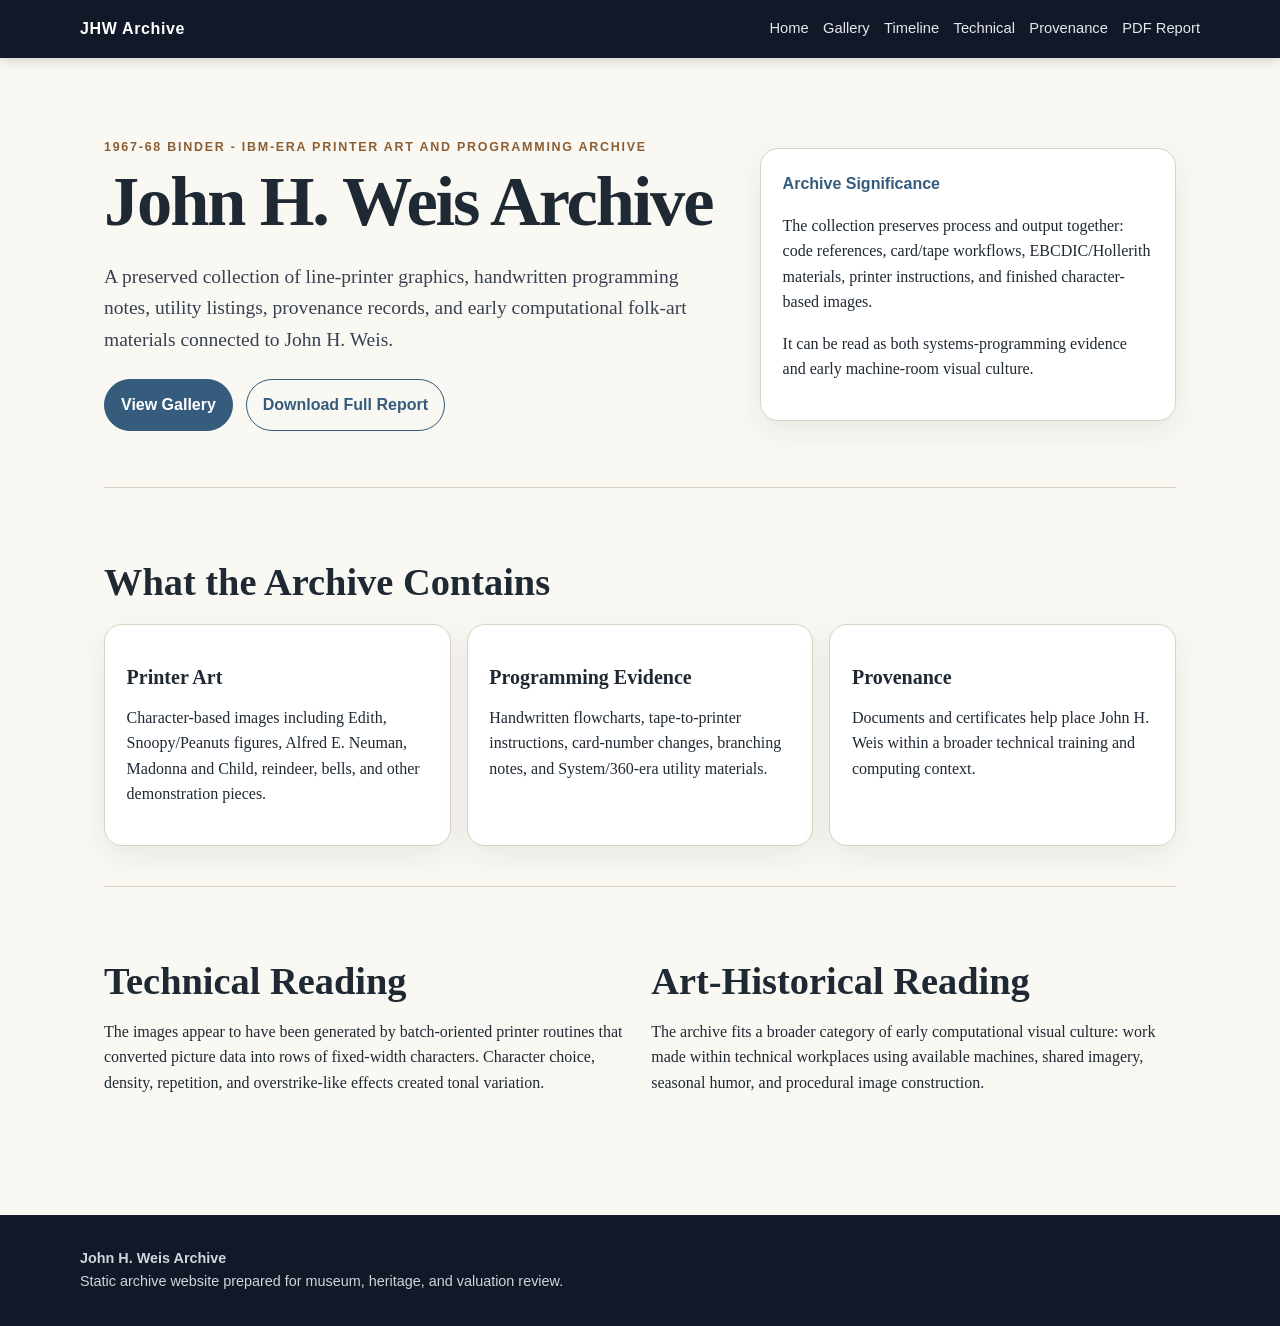
<file: index.html>
<!doctype html>
<html lang="en">
<head>
  <meta charset="utf-8">
  <meta name="viewport" content="width=device-width, initial-scale=1">
  <title>Home | John H. Weis Archive</title>
  <meta name="description" content="The John H. Weis Archive documents IBM System/360-era printer art, programming notes, provenance materials, and early computational folk-art practices.">
  <link rel="stylesheet" href="style.css">
</head>
<body>
<header class="site-header">
  <div class="nav-wrap">
    <a class="brand" href="index.html">JHW Archive</a>
    <nav aria-label="Main navigation">
      <a href="index.html">Home</a>
      <a href="gallery.html">Gallery</a>
      <a href="timeline.html">Timeline</a>
      <a href="technical.html">Technical</a>
      <a href="provenance.html">Provenance</a>
      <a href="John_H_Weis_Final_Museum_Technical_Art_Report.pdf">PDF Report</a>
    </nav>
  </div>
</header>

<section class="hero">
  <div>
    <div class="kicker">1967-68 Binder - IBM-era printer art and programming archive</div>
    <h1>John H. Weis Archive</h1>
    <p class="lead">A preserved collection of line-printer graphics, handwritten programming notes, utility listings, provenance records, and early computational folk-art materials connected to John H. Weis.</p>
    <div class="btn-row">
      <a class="btn" href="gallery.html">View Gallery</a>
      <a class="btn secondary" href="John_H_Weis_Final_Museum_Technical_Art_Report.pdf">Download Full Report</a>
    </div>
  </div>
  <aside class="hero-card">
    <strong>Archive Significance</strong>
    <p>The collection preserves process and output together: code references, card/tape workflows, EBCDIC/Hollerith materials, printer instructions, and finished character-based images.</p>
    <p>It can be read as both systems-programming evidence and early machine-room visual culture.</p>
  </aside>
</section>

<main>
  <section class="section">
    <h2>What the Archive Contains</h2>
    <div class="grid">
      <div class="card"><h3>Printer Art</h3><p>Character-based images including Edith, Snoopy/Peanuts figures, Alfred E. Neuman, Madonna and Child, reindeer, bells, and other demonstration pieces.</p></div>
      <div class="card"><h3>Programming Evidence</h3><p>Handwritten flowcharts, tape-to-printer instructions, card-number changes, branching notes, and System/360-era utility materials.</p></div>
      <div class="card"><h3>Provenance</h3><p>Documents and certificates help place John H. Weis within a broader technical training and computing context.</p></div>
    </div>
  </section>

  <section class="section two-col">
    <div>
      <h2>Technical Reading</h2>
      <p>The images appear to have been generated by batch-oriented printer routines that converted picture data into rows of fixed-width characters. Character choice, density, repetition, and overstrike-like effects created tonal variation.</p>
    </div>
    <div>
      <h2>Art-Historical Reading</h2>
      <p>The archive fits a broader category of early computational visual culture: work made within technical workplaces using available machines, shared imagery, seasonal humor, and procedural image construction.</p>
    </div>
  </section>
</main>

<footer>
  <div class="inner">
    <strong>John H. Weis Archive</strong><br>
    Static archive website prepared for museum, heritage, and valuation review.
  </div>
</footer>
</body>
</html>
</file>
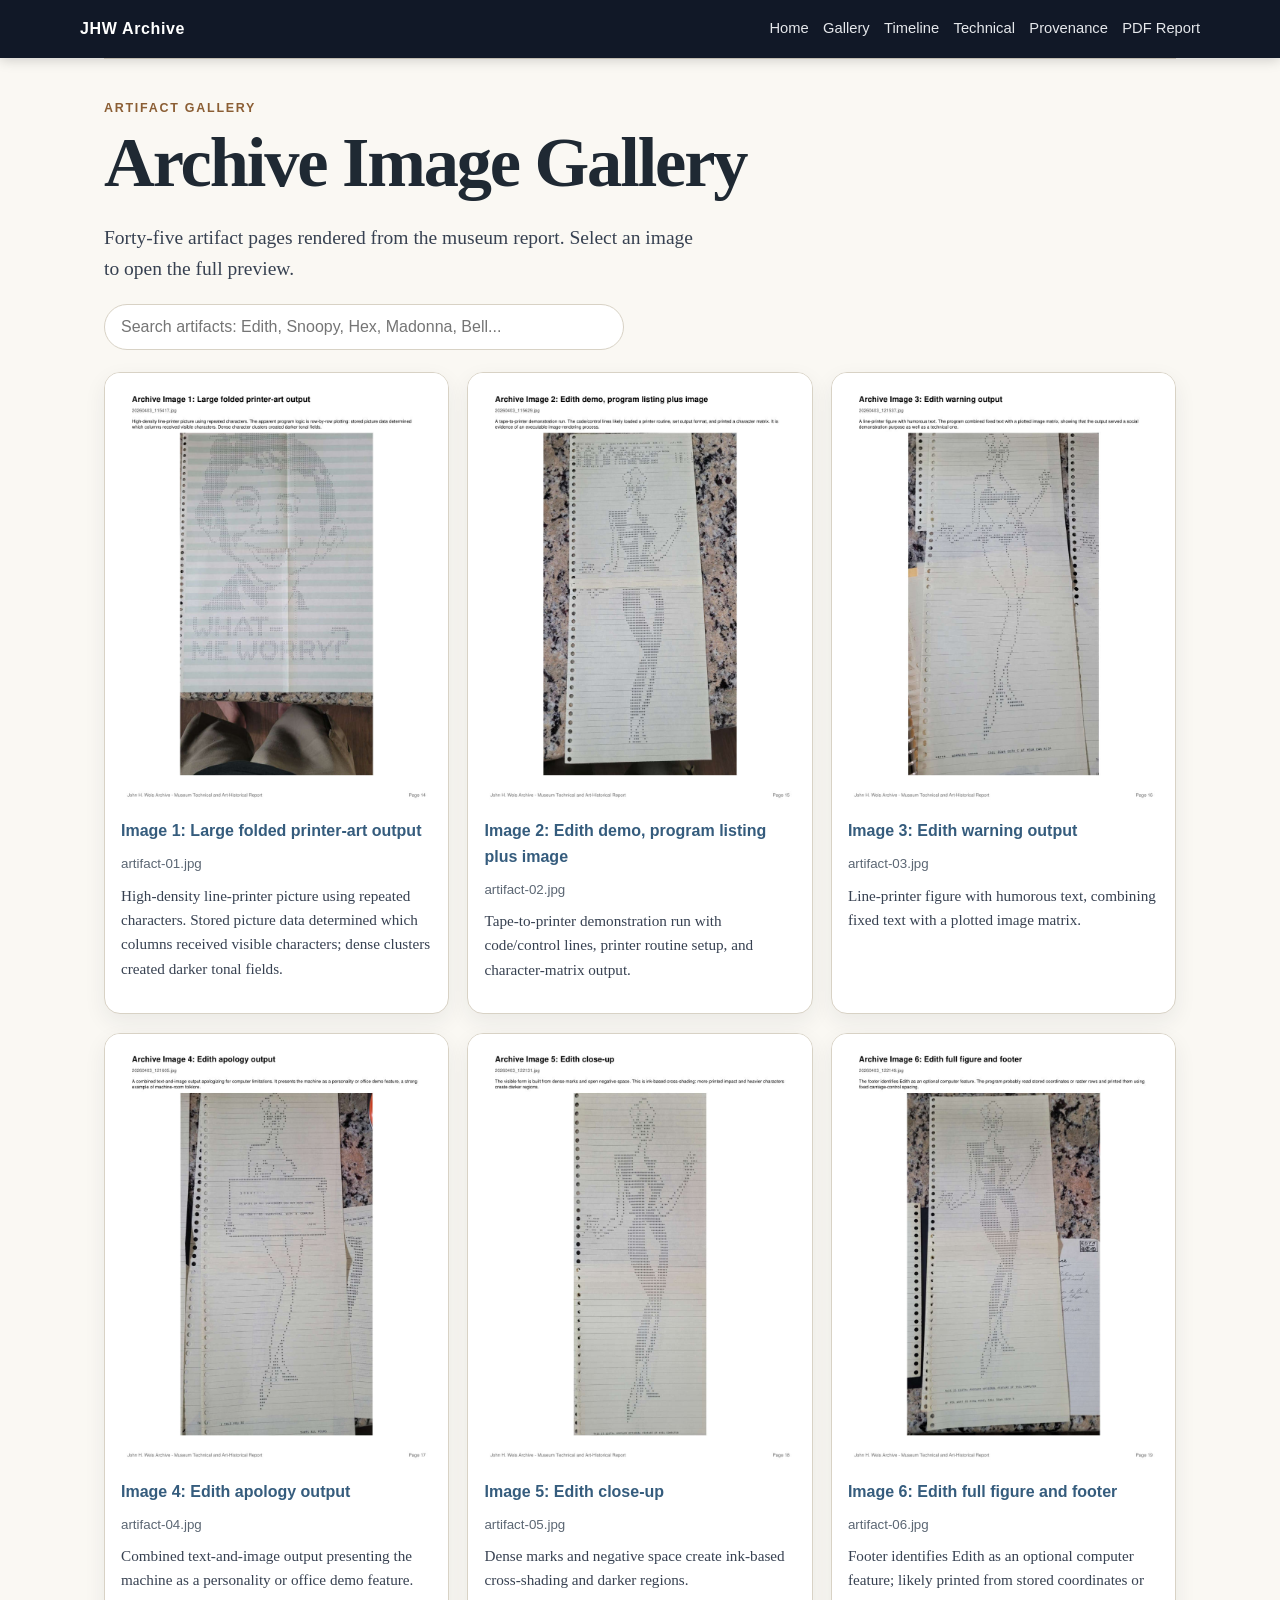
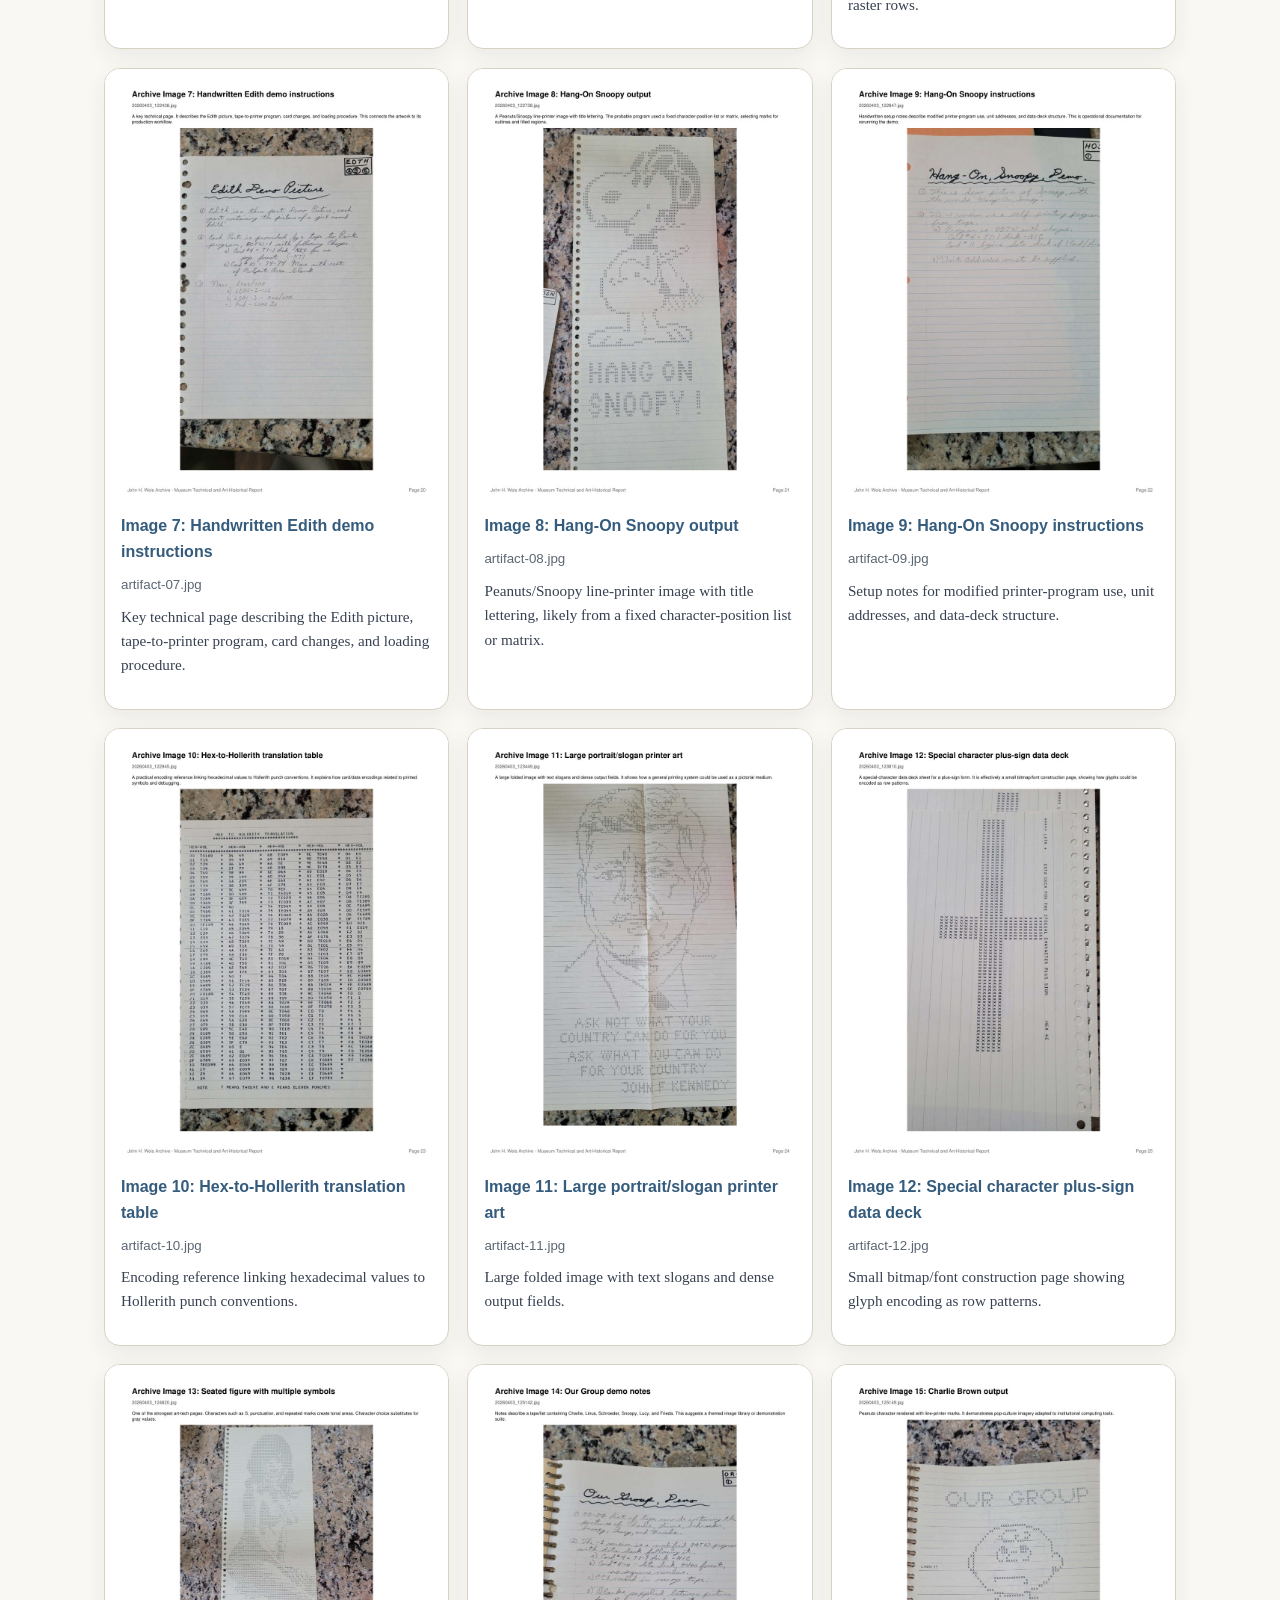
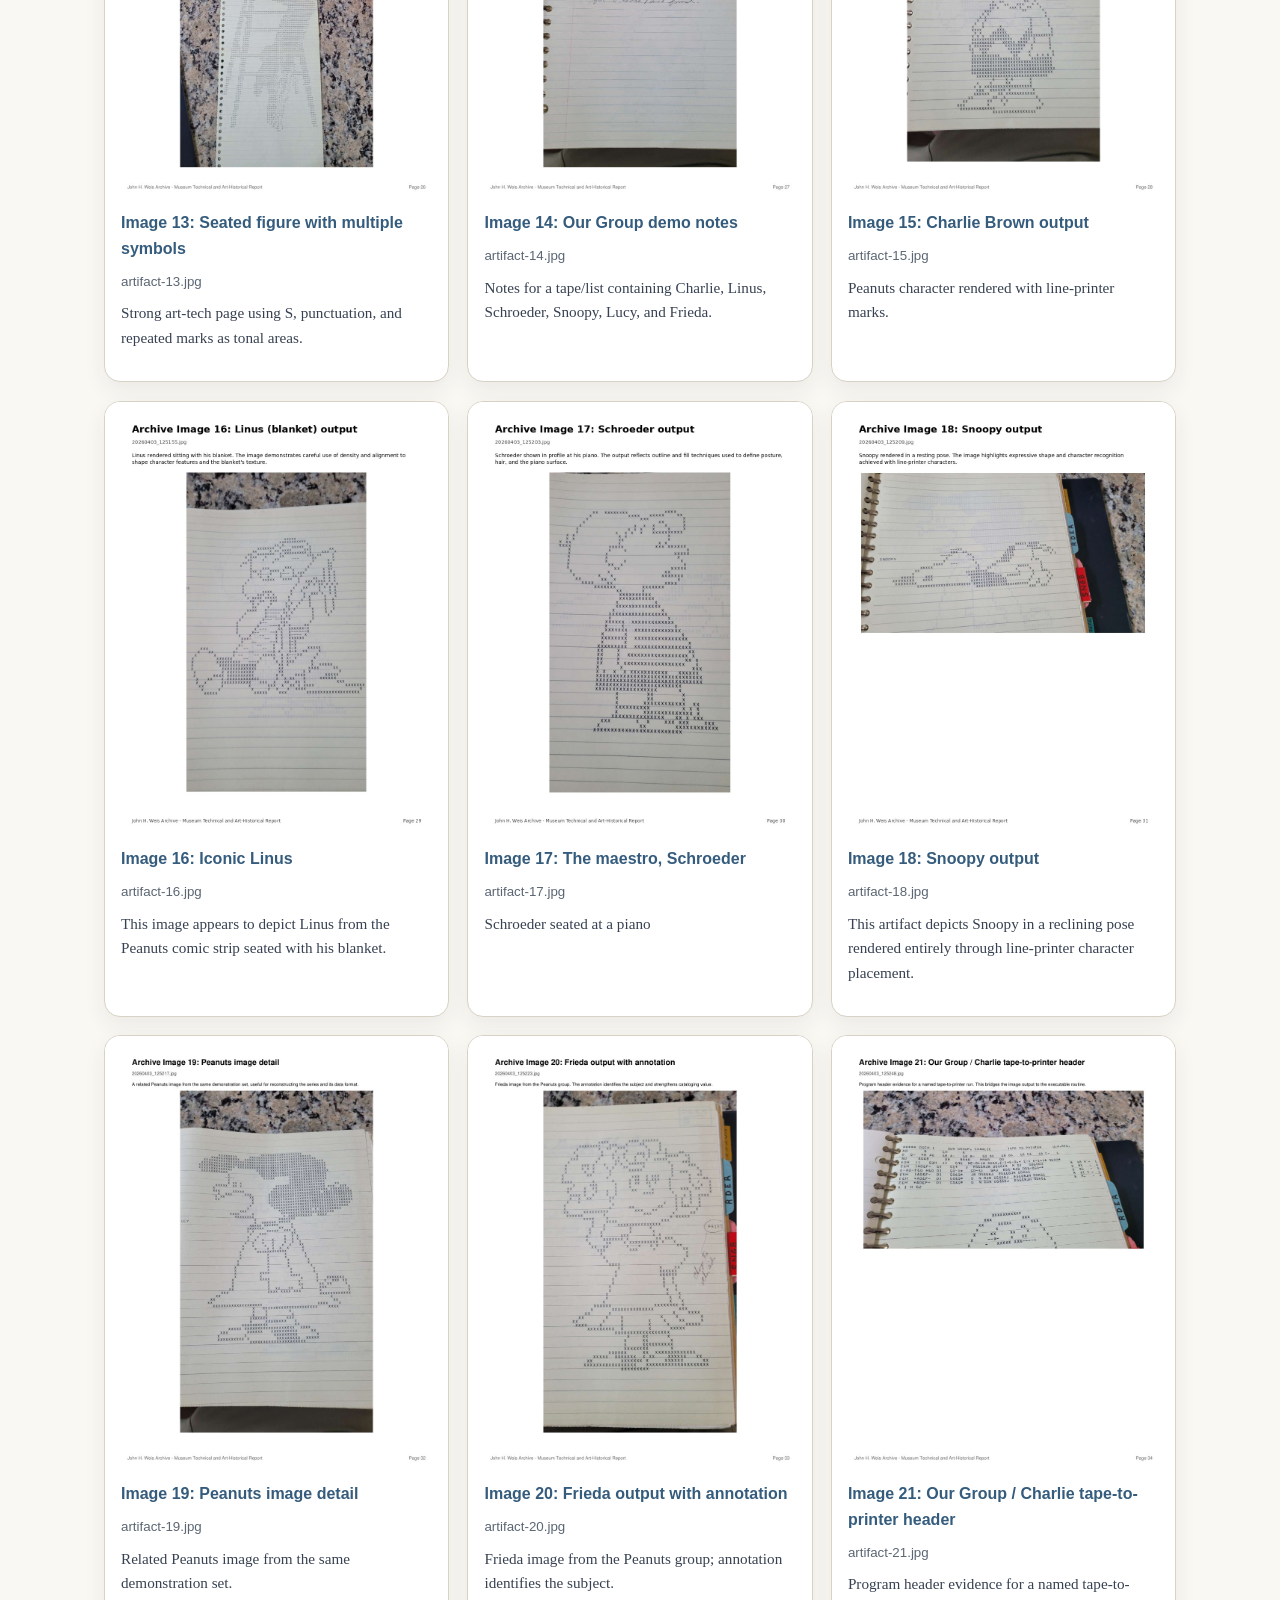
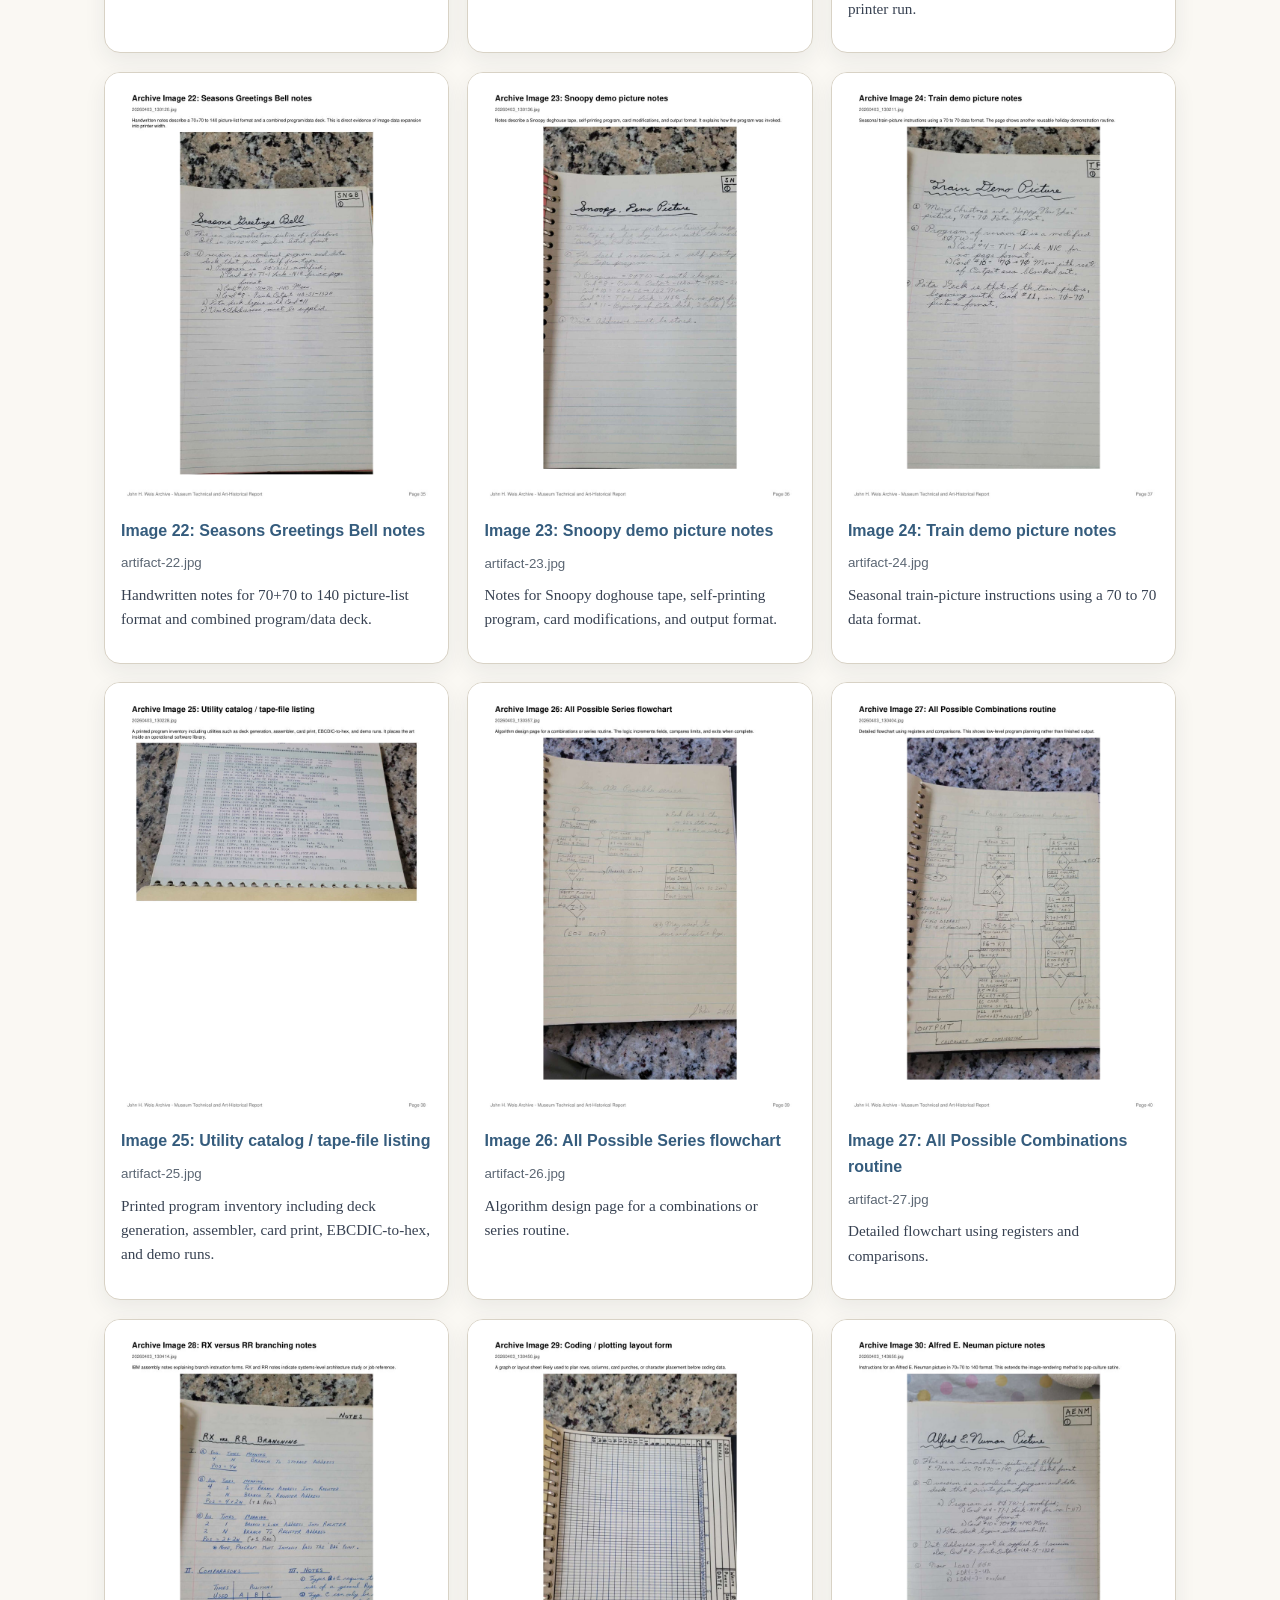
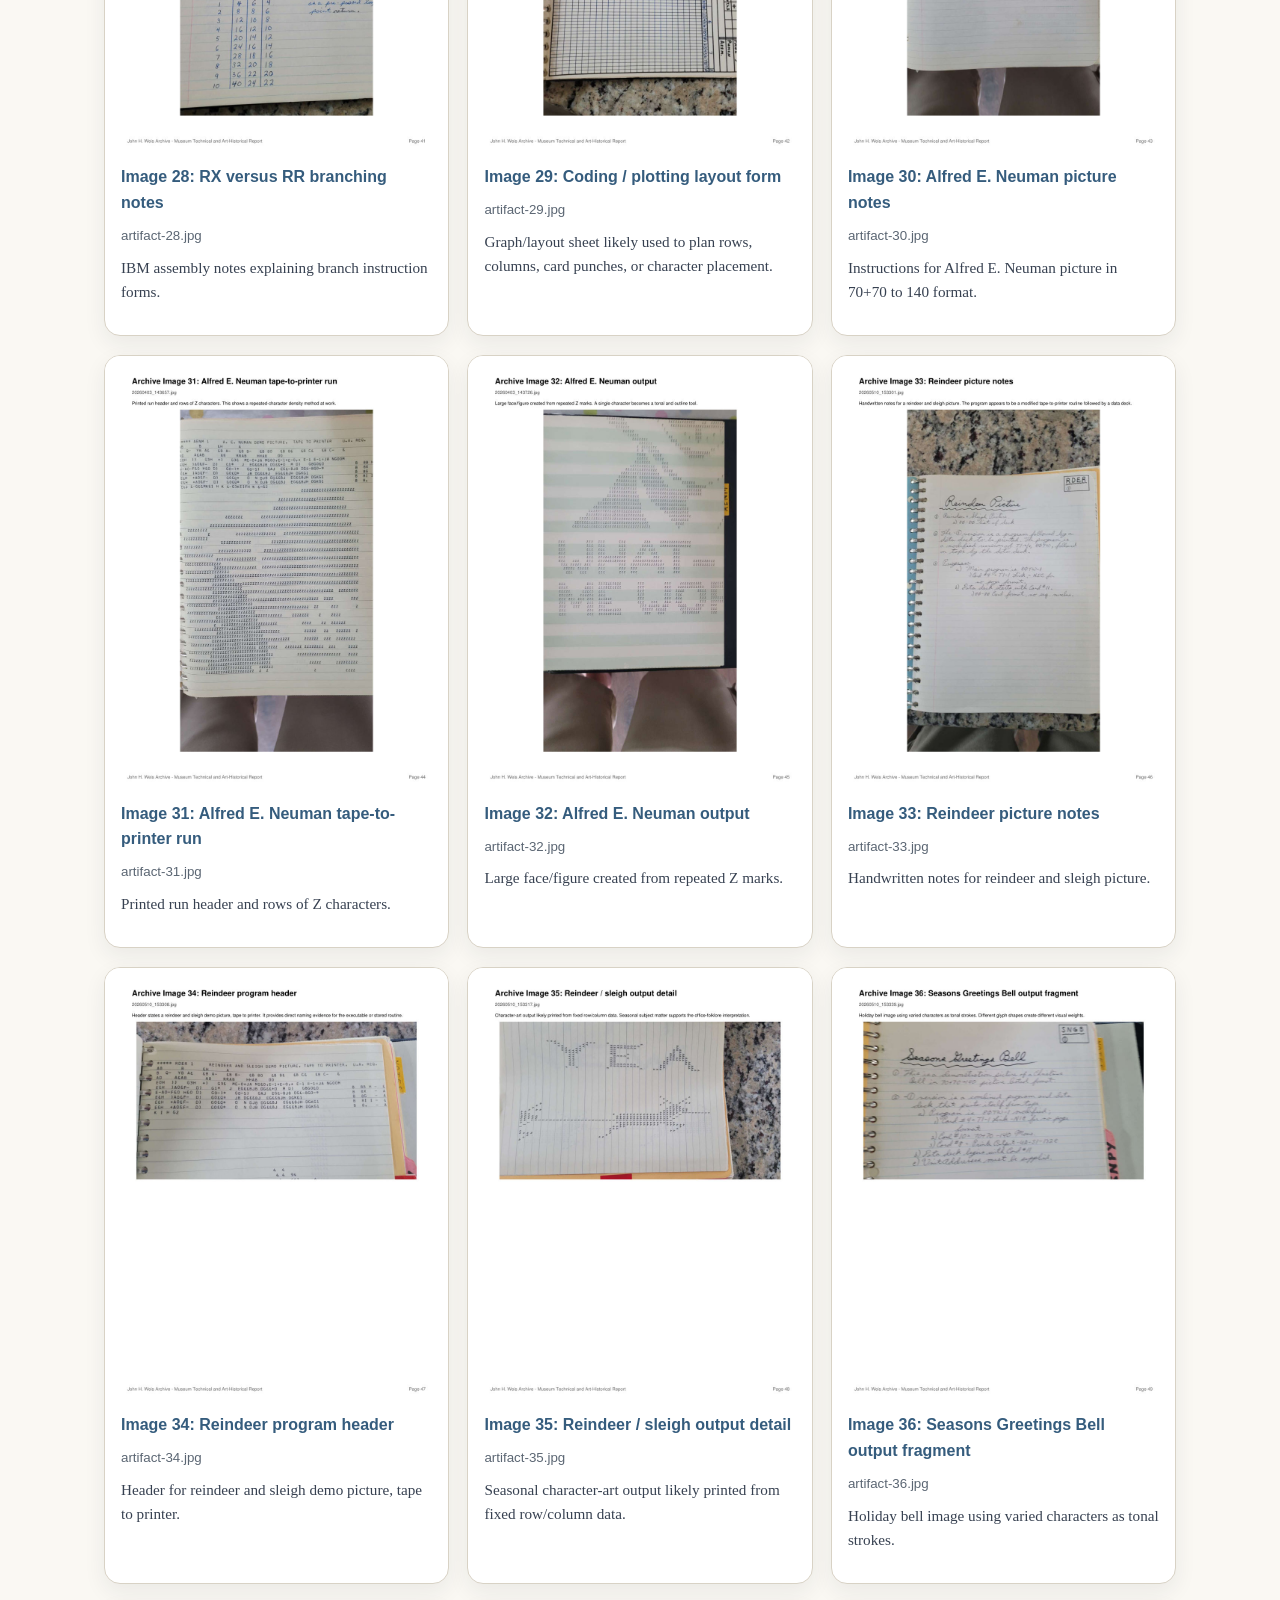
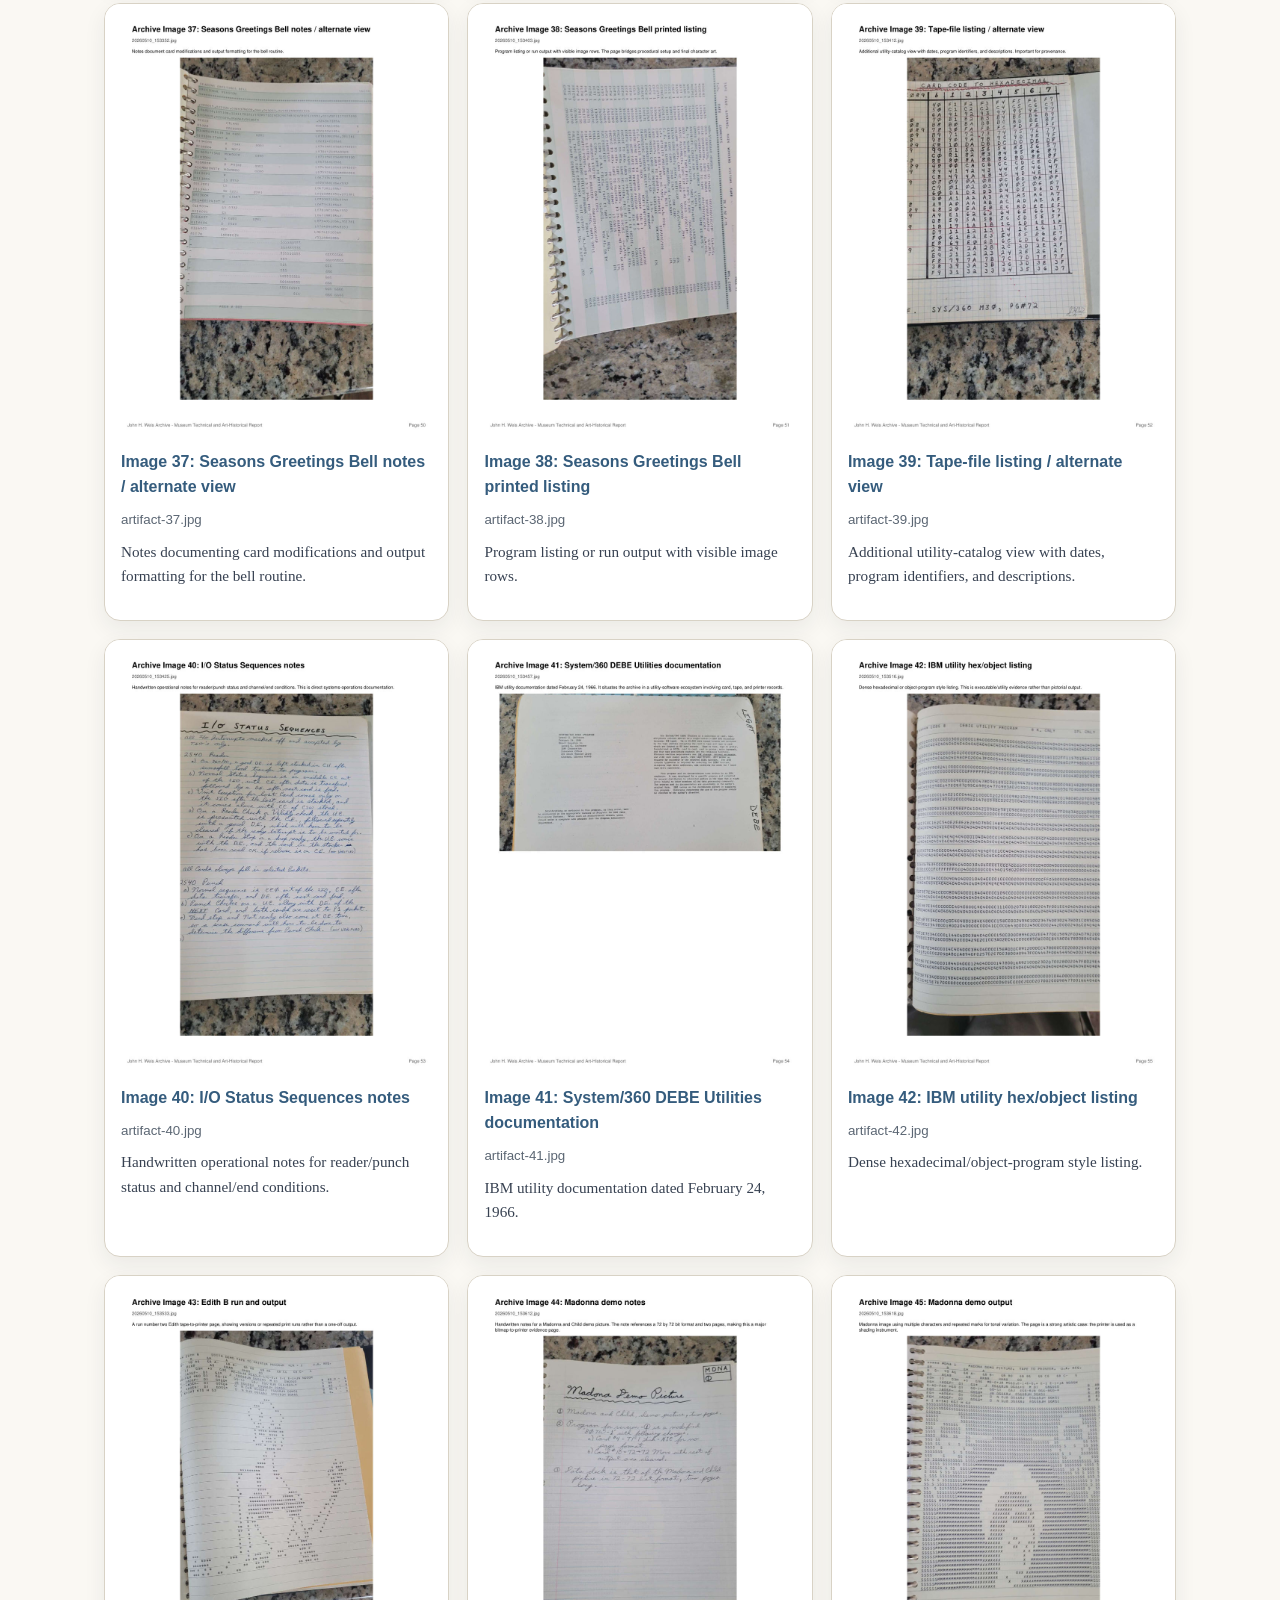
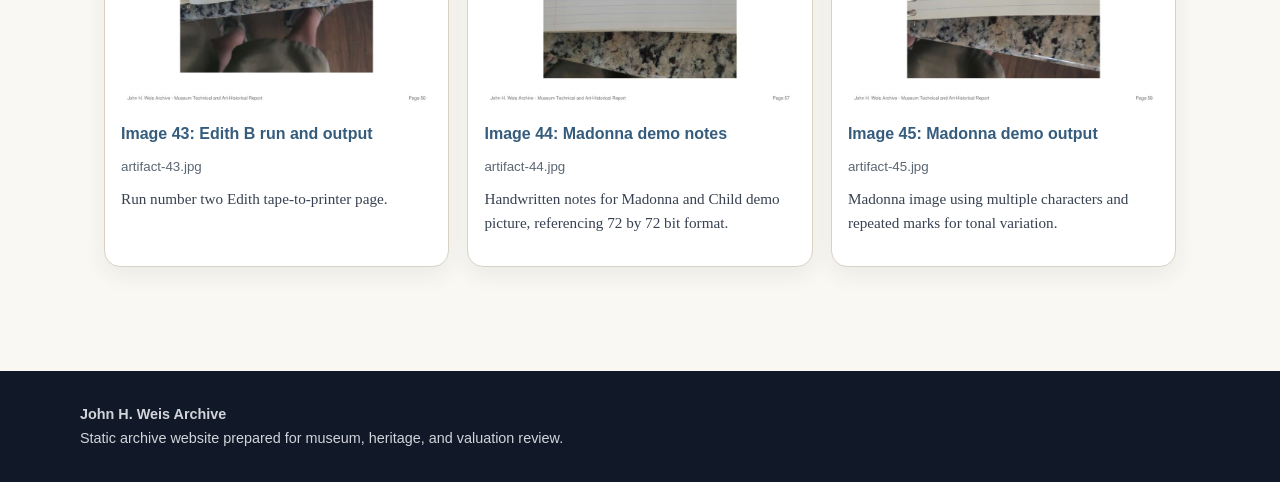
<file: gallery.html>
<!doctype html>
<html lang="en">
<head>
  <meta charset="utf-8">
  <meta name="viewport" content="width=device-width, initial-scale=1">
  <title>Gallery | John H. Weis Archive</title>
  <link rel="stylesheet" href="style.css">
</head>
<body>
<header class="site-header">
  <div class="nav-wrap">
    <a class="brand" href="index.html">JHW Archive</a>
    <nav aria-label="Main navigation">
      <a href="index.html">Home</a>
      <a href="gallery.html">Gallery</a>
      <a href="timeline.html">Timeline</a>
      <a href="technical.html">Technical</a>
      <a href="provenance.html">Provenance</a>
      <a href="John_H_Weis_Final_Museum_Technical_Art_Report.pdf">PDF Report</a>
    </nav>
  </div>
</header>

<main>
<section class="section">
  <div class="kicker">Artifact Gallery</div>
  <h1>Archive Image Gallery</h1>
  <p class="lead">Forty-five artifact pages rendered from the museum report. Select an image to open the full preview.</p>
  <div class="gallery-controls">
    <input id="search" type="search" placeholder="Search artifacts: Edith, Snoopy, Hex, Madonna, Bell...">
  </div>
  <div id="gallery" class="gallery"></div>
</section>
</main>

<footer>
  <div class="inner">
    <strong>John H. Weis Archive</strong><br>
    Static archive website prepared for museum, heritage, and valuation review.
  </div>
</footer>

<script>
const items = [
  {
    "num": 1,
    "title": "Large folded printer-art output",
    "caption": "High-density line-printer picture using repeated characters. Stored picture data determined which columns received visible characters; dense clusters created darker tonal fields.",
    "image": "artifact-01.jpg"
  },
  {
    "num": 2,
    "title": "Edith demo, program listing plus image",
    "caption": "Tape-to-printer demonstration run with code/control lines, printer routine setup, and character-matrix output.",
    "image": "artifact-02.jpg"
  },
  {
    "num": 3,
    "title": "Edith warning output",
    "caption": "Line-printer figure with humorous text, combining fixed text with a plotted image matrix.",
    "image": "artifact-03.jpg"
  },
  {
    "num": 4,
    "title": "Edith apology output",
    "caption": "Combined text-and-image output presenting the machine as a personality or office demo feature.",
    "image": "artifact-04.jpg"
  },
  {
    "num": 5,
    "title": "Edith close-up",
    "caption": "Dense marks and negative space create ink-based cross-shading and darker regions.",
    "image": "artifact-05.jpg"
  },
  {
    "num": 6,
    "title": "Edith full figure and footer",
    "caption": "Footer identifies Edith as an optional computer feature; likely printed from stored coordinates or raster rows.",
    "image": "artifact-06.jpg"
  },
  {
    "num": 7,
    "title": "Handwritten Edith demo instructions",
    "caption": "Key technical page describing the Edith picture, tape-to-printer program, card changes, and loading procedure.",
    "image": "artifact-07.jpg"
  },
  {
    "num": 8,
    "title": "Hang-On Snoopy output",
    "caption": "Peanuts/Snoopy line-printer image with title lettering, likely from a fixed character-position list or matrix.",
    "image": "artifact-08.jpg"
  },
  {
    "num": 9,
    "title": "Hang-On Snoopy instructions",
    "caption": "Setup notes for modified printer-program use, unit addresses, and data-deck structure.",
    "image": "artifact-09.jpg"
  },
  {
    "num": 10,
    "title": "Hex-to-Hollerith translation table",
    "caption": "Encoding reference linking hexadecimal values to Hollerith punch conventions.",
    "image": "artifact-10.jpg"
  },
  {
    "num": 11,
    "title": "Large portrait/slogan printer art",
    "caption": "Large folded image with text slogans and dense output fields.",
    "image": "artifact-11.jpg"
  },
  {
    "num": 12,
    "title": "Special character plus-sign data deck",
    "caption": "Small bitmap/font construction page showing glyph encoding as row patterns.",
    "image": "artifact-12.jpg"
  },
  {
    "num": 13,
    "title": "Seated figure with multiple symbols",
    "caption": "Strong art-tech page using S, punctuation, and repeated marks as tonal areas.",
    "image": "artifact-13.jpg"
  },
  {
    "num": 14,
    "title": "Our Group demo notes",
    "caption": "Notes for a tape/list containing Charlie, Linus, Schroeder, Snoopy, Lucy, and Frieda.",
    "image": "artifact-14.jpg"
  },
  {
    "num": 15,
    "title": "Charlie Brown output",
    "caption": "Peanuts character rendered with line-printer marks.",
    "image": "artifact-15.jpg"
  },
  {
    "num": 16,
    "title": "Iconic Linus",
    "caption": "This image appears to depict Linus from the Peanuts comic strip seated with his blanket.",
    "image": "artifact-16.jpg"
  },
  {
    "num": 17,
    "title": "The maestro, Schroeder",
    "caption": "Schroeder seated at a piano",
    "image": "artifact-17.jpg"
  },
  {
    "num": 18,
    "title": "Snoopy output",
    "caption": "This artifact depicts Snoopy in a reclining pose rendered entirely through line-printer character placement.",
    "image": "artifact-18.jpg"
  },
  {
    "num": 19,
    "title": "Peanuts image detail",
    "caption": "Related Peanuts image from the same demonstration set.",
    "image": "artifact-19.jpg"
  },
  {
    "num": 20,
    "title": "Frieda output with annotation",
    "caption": "Frieda image from the Peanuts group; annotation identifies the subject.",
    "image": "artifact-20.jpg"
  },
  {
    "num": 21,
    "title": "Our Group / Charlie tape-to-printer header",
    "caption": "Program header evidence for a named tape-to-printer run.",
    "image": "artifact-21.jpg"
  },
  {
    "num": 22,
    "title": "Seasons Greetings Bell notes",
    "caption": "Handwritten notes for 70+70 to 140 picture-list format and combined program/data deck.",
    "image": "artifact-22.jpg"
  },
  {
    "num": 23,
    "title": "Snoopy demo picture notes",
    "caption": "Notes for Snoopy doghouse tape, self-printing program, card modifications, and output format.",
    "image": "artifact-23.jpg"
  },
  {
    "num": 24,
    "title": "Train demo picture notes",
    "caption": "Seasonal train-picture instructions using a 70 to 70 data format.",
    "image": "artifact-24.jpg"
  },
  {
    "num": 25,
    "title": "Utility catalog / tape-file listing",
    "caption": "Printed program inventory including deck generation, assembler, card print, EBCDIC-to-hex, and demo runs.",
    "image": "artifact-25.jpg"
  },
  {
    "num": 26,
    "title": "All Possible Series flowchart",
    "caption": "Algorithm design page for a combinations or series routine.",
    "image": "artifact-26.jpg"
  },
  {
    "num": 27,
    "title": "All Possible Combinations routine",
    "caption": "Detailed flowchart using registers and comparisons.",
    "image": "artifact-27.jpg"
  },
  {
    "num": 28,
    "title": "RX versus RR branching notes",
    "caption": "IBM assembly notes explaining branch instruction forms.",
    "image": "artifact-28.jpg"
  },
  {
    "num": 29,
    "title": "Coding / plotting layout form",
    "caption": "Graph/layout sheet likely used to plan rows, columns, card punches, or character placement.",
    "image": "artifact-29.jpg"
  },
  {
    "num": 30,
    "title": "Alfred E. Neuman picture notes",
    "caption": "Instructions for Alfred E. Neuman picture in 70+70 to 140 format.",
    "image": "artifact-30.jpg"
  },
  {
    "num": 31,
    "title": "Alfred E. Neuman tape-to-printer run",
    "caption": "Printed run header and rows of Z characters.",
    "image": "artifact-31.jpg"
  },
  {
    "num": 32,
    "title": "Alfred E. Neuman output",
    "caption": "Large face/figure created from repeated Z marks.",
    "image": "artifact-32.jpg"
  },
  {
    "num": 33,
    "title": "Reindeer picture notes",
    "caption": "Handwritten notes for reindeer and sleigh picture.",
    "image": "artifact-33.jpg"
  },
  {
    "num": 34,
    "title": "Reindeer program header",
    "caption": "Header for reindeer and sleigh demo picture, tape to printer.",
    "image": "artifact-34.jpg"
  },
  {
    "num": 35,
    "title": "Reindeer / sleigh output detail",
    "caption": "Seasonal character-art output likely printed from fixed row/column data.",
    "image": "artifact-35.jpg"
  },
  {
    "num": 36,
    "title": "Seasons Greetings Bell output fragment",
    "caption": "Holiday bell image using varied characters as tonal strokes.",
    "image": "artifact-36.jpg"
  },
  {
    "num": 37,
    "title": "Seasons Greetings Bell notes / alternate view",
    "caption": "Notes documenting card modifications and output formatting for the bell routine.",
    "image": "artifact-37.jpg"
  },
  {
    "num": 38,
    "title": "Seasons Greetings Bell printed listing",
    "caption": "Program listing or run output with visible image rows.",
    "image": "artifact-38.jpg"
  },
  {
    "num": 39,
    "title": "Tape-file listing / alternate view",
    "caption": "Additional utility-catalog view with dates, program identifiers, and descriptions.",
    "image": "artifact-39.jpg"
  },
  {
    "num": 40,
    "title": "I/O Status Sequences notes",
    "caption": "Handwritten operational notes for reader/punch status and channel/end conditions.",
    "image": "artifact-40.jpg"
  },
  {
    "num": 41,
    "title": "System/360 DEBE Utilities documentation",
    "caption": "IBM utility documentation dated February 24, 1966.",
    "image": "artifact-41.jpg"
  },
  {
    "num": 42,
    "title": "IBM utility hex/object listing",
    "caption": "Dense hexadecimal/object-program style listing.",
    "image": "artifact-42.jpg"
  },
  {
    "num": 43,
    "title": "Edith B run and output",
    "caption": "Run number two Edith tape-to-printer page.",
    "image": "artifact-43.jpg"
  },
  {
    "num": 44,
    "title": "Madonna demo notes",
    "caption": "Handwritten notes for Madonna and Child demo picture, referencing 72 by 72 bit format.",
    "image": "artifact-44.jpg"
  },
  {
    "num": 45,
    "title": "Madonna demo output",
    "caption": "Madonna image using multiple characters and repeated marks for tonal variation.",
    "image": "artifact-45.jpg"
  }
];

function renderGallery(filter = "") {
  const root = document.getElementById("gallery");
  const q = filter.trim().toLowerCase();
  root.innerHTML = "";

  items.filter(item => {
    const hay = [item.title, item.caption, String(item.num)].join(" ").toLowerCase();
    return !q || hay.includes(q);
  }).forEach(item => {
    const card = document.createElement("article");
    card.className = "artifact";
    card.innerHTML = `
      <a href="${item.image}" target="_blank" rel="noopener">
        <img src="${item.image}" alt="Archive image ${item.num}: ${item.title}">
        <div class="artifact-body">
          <div class="artifact-title">Image ${item.num}: ${item.title}</div>
          <small>${item.image}</small>
          <p class="caption">${item.caption}</p>
        </div>
      </a>`;
    root.appendChild(card);
  });
}

renderGallery();
document.getElementById("search").addEventListener("input", e => renderGallery(e.target.value));
</script>
</body>
</html>
</file>
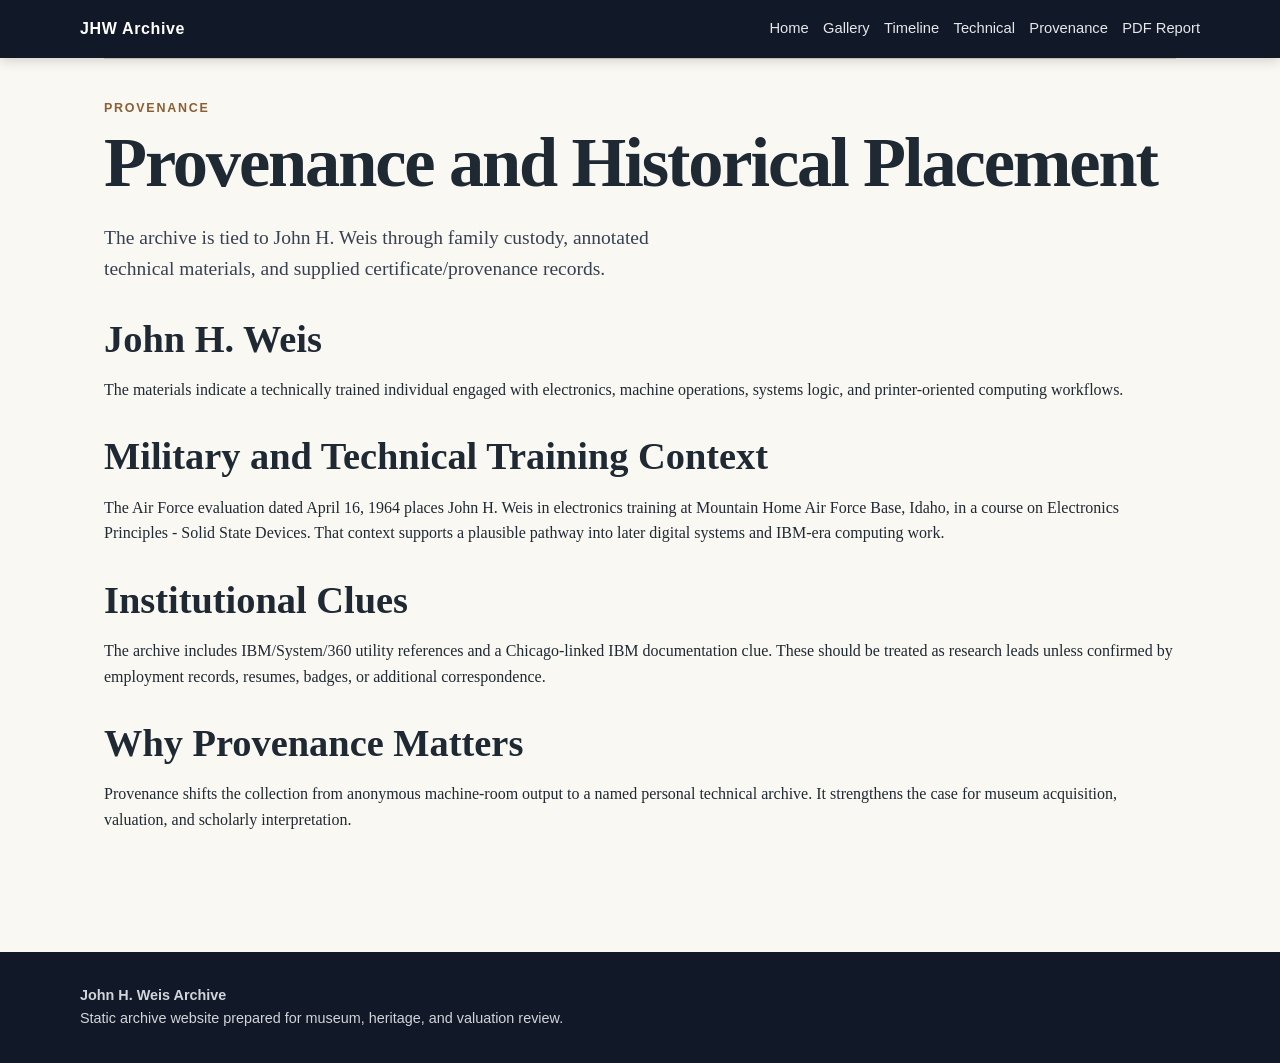
<file: provenance.html>
<!doctype html>
<html lang="en">
<head>
  <meta charset="utf-8">
  <meta name="viewport" content="width=device-width, initial-scale=1">
  <title>Provenance | John H. Weis Archive</title>
  <meta name="description" content="The John H. Weis Archive documents IBM System/360-era printer art, programming notes, provenance materials, and early computational folk-art practices.">
  <link rel="stylesheet" href="style.css">
</head>
<body>
<header class="site-header">
  <div class="nav-wrap">
    <a class="brand" href="index.html">JHW Archive</a>
    <nav aria-label="Main navigation">
      <a href="index.html">Home</a>
      <a href="gallery.html">Gallery</a>
      <a href="timeline.html">Timeline</a>
      <a href="technical.html">Technical</a>
      <a href="provenance.html">Provenance</a>
      <a href="downloads/John_H_Weis_Final_Museum_Technical_Art_Report.pdf">PDF Report</a>
    </nav>
  </div>
</header>

<main>
<section class="section">
  <div class="kicker">Provenance</div>
  <h1>Provenance and Historical Placement</h1>
  <p class="lead">The archive is tied to John H. Weis through family custody, annotated technical materials, and supplied certificate/provenance records.</p>

  <h2>John H. Weis</h2>
  <p>The materials indicate a technically trained individual engaged with electronics, machine operations, systems logic, and printer-oriented computing workflows.</p>

  <h2>Military and Technical Training Context</h2>
  <p>The Air Force evaluation dated April 16, 1964 places John H. Weis in electronics training at Mountain Home Air Force Base, Idaho, in a course on Electronics Principles - Solid State Devices. That context supports a plausible pathway into later digital systems and IBM-era computing work.</p>

  <h2>Institutional Clues</h2>
  <p>The archive includes IBM/System/360 utility references and a Chicago-linked IBM documentation clue. These should be treated as research leads unless confirmed by employment records, resumes, badges, or additional correspondence.</p>

  <h2>Why Provenance Matters</h2>
  <p>Provenance shifts the collection from anonymous machine-room output to a named personal technical archive. It strengthens the case for museum acquisition, valuation, and scholarly interpretation.</p>
</section>
</main>

<footer>
  <div class="inner">
    <strong>John H. Weis Archive</strong><br>
    Static archive website prepared for museum, heritage, and valuation review.
  </div>
</footer>
</body>
</html>
</file>
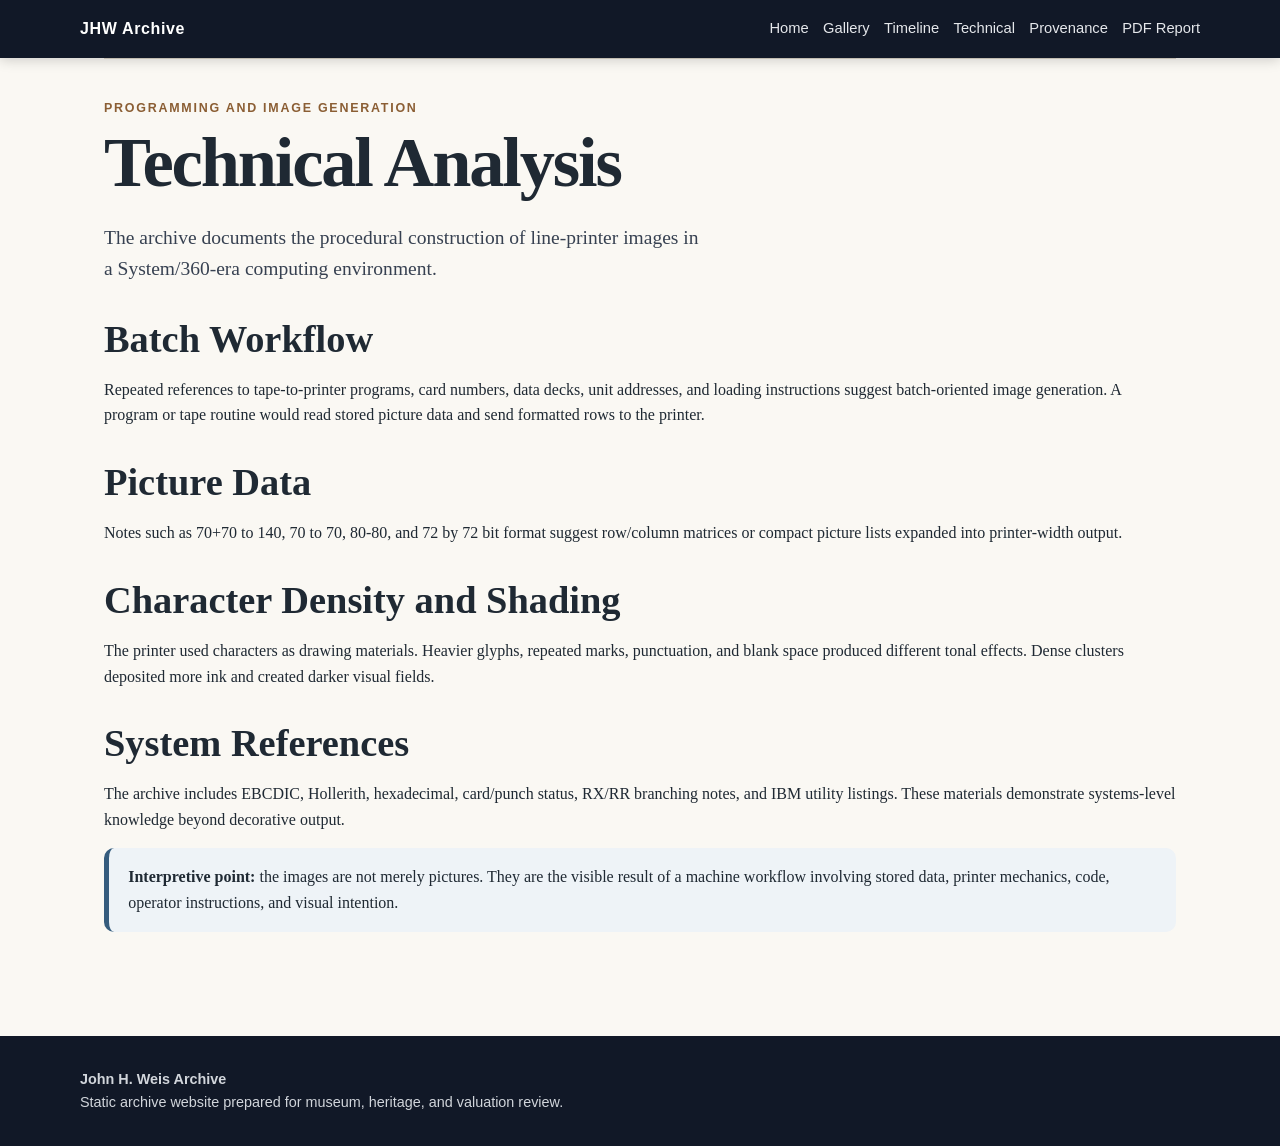
<file: technical.html>
<!doctype html>
<html lang="en">
<head>
  <meta charset="utf-8">
  <meta name="viewport" content="width=device-width, initial-scale=1">
  <title>Technical Analysis | John H. Weis Archive</title>
  <meta name="description" content="The John H. Weis Archive documents IBM System/360-era printer art, programming notes, provenance materials, and early computational folk-art practices.">
  <link rel="stylesheet" href="style.css">
</head>
<body>
<header class="site-header">
  <div class="nav-wrap">
    <a class="brand" href="index.html">JHW Archive</a>
    <nav aria-label="Main navigation">
      <a href="index.html">Home</a>
      <a href="gallery.html">Gallery</a>
      <a href="timeline.html">Timeline</a>
      <a href="technical.html">Technical</a>
      <a href="provenance.html">Provenance</a>
      <a href="downloads/John_H_Weis_Final_Museum_Technical_Art_Report.pdf">PDF Report</a>
    </nav>
  </div>
</header>

<main>
<section class="section">
  <div class="kicker">Programming and Image Generation</div>
  <h1>Technical Analysis</h1>
  <p class="lead">The archive documents the procedural construction of line-printer images in a System/360-era computing environment.</p>

  <h2>Batch Workflow</h2>
  <p>Repeated references to tape-to-printer programs, card numbers, data decks, unit addresses, and loading instructions suggest batch-oriented image generation. A program or tape routine would read stored picture data and send formatted rows to the printer.</p>

  <h2>Picture Data</h2>
  <p>Notes such as 70+70 to 140, 70 to 70, 80-80, and 72 by 72 bit format suggest row/column matrices or compact picture lists expanded into printer-width output.</p>

  <h2>Character Density and Shading</h2>
  <p>The printer used characters as drawing materials. Heavier glyphs, repeated marks, punctuation, and blank space produced different tonal effects. Dense clusters deposited more ink and created darker visual fields.</p>

  <h2>System References</h2>
  <p>The archive includes EBCDIC, Hollerith, hexadecimal, card/punch status, RX/RR branching notes, and IBM utility listings. These materials demonstrate systems-level knowledge beyond decorative output.</p>

  <div class="notice">
    <strong>Interpretive point:</strong> the images are not merely pictures. They are the visible result of a machine workflow involving stored data, printer mechanics, code, operator instructions, and visual intention.
  </div>
</section>
</main>

<footer>
  <div class="inner">
    <strong>John H. Weis Archive</strong><br>
    Static archive website prepared for museum, heritage, and valuation review.
  </div>
</footer>
</body>
</html>
</file>
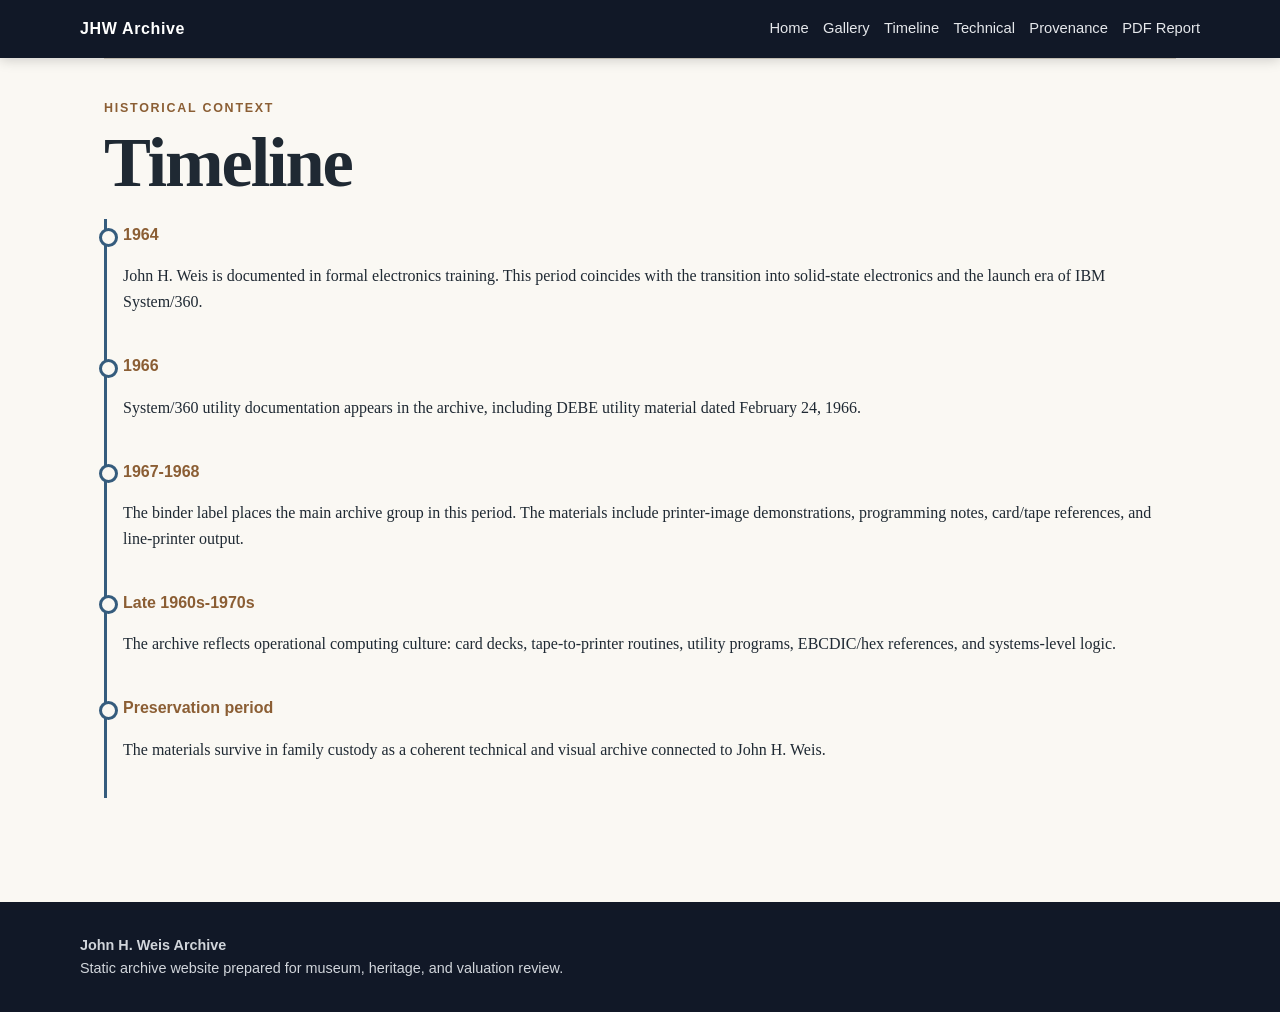
<file: timeline.html>
<!doctype html>
<html lang="en">
<head>
  <meta charset="utf-8">
  <meta name="viewport" content="width=device-width, initial-scale=1">
  <title>Timeline | John H. Weis Archive</title>
  <meta name="description" content="The John H. Weis Archive documents IBM System/360-era printer art, programming notes, provenance materials, and early computational folk-art practices.">
  <link rel="stylesheet" href="style.css">
</head>
<body>
<header class="site-header">
  <div class="nav-wrap">
    <a class="brand" href="index.html">JHW Archive</a>
    <nav aria-label="Main navigation">
      <a href="index.html">Home</a>
      <a href="gallery.html">Gallery</a>
      <a href="timeline.html">Timeline</a>
      <a href="technical.html">Technical</a>
      <a href="provenance.html">Provenance</a>
      <a href="downloads/John_H_Weis_Final_Museum_Technical_Art_Report.pdf">PDF Report</a>
    </nav>
  </div>
</header>

<main>
<section class="section">
  <div class="kicker">Historical Context</div>
  <h1>Timeline</h1>
  <ul class="timeline">
    <li><time>1964</time><p>John H. Weis is documented in formal electronics training. This period coincides with the transition into solid-state electronics and the launch era of IBM System/360.</p></li>
    <li><time>1966</time><p>System/360 utility documentation appears in the archive, including DEBE utility material dated February 24, 1966.</p></li>
    <li><time>1967-1968</time><p>The binder label places the main archive group in this period. The materials include printer-image demonstrations, programming notes, card/tape references, and line-printer output.</p></li>
    <li><time>Late 1960s-1970s</time><p>The archive reflects operational computing culture: card decks, tape-to-printer routines, utility programs, EBCDIC/hex references, and systems-level logic.</p></li>
    <li><time>Preservation period</time><p>The materials survive in family custody as a coherent technical and visual archive connected to John H. Weis.</p></li>
  </ul>
</section>
</main>

<footer>
  <div class="inner">
    <strong>John H. Weis Archive</strong><br>
    Static archive website prepared for museum, heritage, and valuation review.
  </div>
</footer>
</body>
</html>
</file>
<file: style.css>
:root {
  --ink: #1f2933;
  --muted: #5b6673;
  --paper: #faf8f3;
  --panel: #ffffff;
  --line: #d8d2c5;
  --accent: #355c7d;
  --accent2: #8b5e34;
  --soft: #eef3f7;
}

* { box-sizing: border-box; }

body {
  margin: 0;
  background: var(--paper);
  color: var(--ink);
  font-family: Georgia, "Times New Roman", serif;
  line-height: 1.6;
}

a { color: var(--accent); }

.site-header {
  background: #111827;
  color: white;
  padding: 1rem 1.5rem;
  position: sticky;
  top: 0;
  z-index: 10;
  box-shadow: 0 2px 12px rgba(0,0,0,.18);
}

.nav-wrap {
  max-width: 1120px;
  margin: 0 auto;
  display: flex;
  align-items: center;
  justify-content: space-between;
  gap: 1rem;
}

.brand {
  font-family: Arial, Helvetica, sans-serif;
  font-weight: 700;
  letter-spacing: .04em;
  text-decoration: none;
  color: #fff;
}

nav {
  display: flex;
  gap: .9rem;
  flex-wrap: wrap;
}

nav a {
  color: #e5e7eb;
  font-family: Arial, Helvetica, sans-serif;
  font-size: .92rem;
  text-decoration: none;
}

nav a:hover { color: #fff; text-decoration: underline; }

.hero {
  max-width: 1120px;
  margin: 0 auto;
  padding: 5rem 1.5rem 3.5rem;
  display: grid;
  grid-template-columns: minmax(0, 1.2fr) minmax(260px, .8fr);
  gap: 2rem;
  align-items: center;
}

.kicker {
  font-family: Arial, Helvetica, sans-serif;
  text-transform: uppercase;
  font-size: .78rem;
  letter-spacing: .14em;
  color: var(--accent2);
  font-weight: 700;
}

h1, h2, h3 {
  line-height: 1.15;
  margin: .2rem 0 1rem;
}

h1 {
  font-size: clamp(2.2rem, 6vw, 4.4rem);
  letter-spacing: -.03em;
}

h2 {
  font-size: clamp(1.7rem, 3vw, 2.5rem);
  margin-top: 2rem;
}

h3 {
  font-size: 1.25rem;
  margin-top: 1.2rem;
}

.lead {
  font-size: 1.22rem;
  color: #374151;
  max-width: 62ch;
}

.hero-card, .card {
  background: var(--panel);
  border: 1px solid var(--line);
  border-radius: 18px;
  padding: 1.35rem;
  box-shadow: 0 10px 30px rgba(31,41,51,.08);
}

.hero-card strong {
  display: block;
  font-family: Arial, Helvetica, sans-serif;
  color: var(--accent);
  margin-bottom: .4rem;
}

.btn-row {
  margin-top: 1.5rem;
  display: flex;
  flex-wrap: wrap;
  gap: .8rem;
}

.btn {
  font-family: Arial, Helvetica, sans-serif;
  display: inline-block;
  background: var(--accent);
  color: white;
  padding: .78rem 1rem;
  border-radius: 999px;
  text-decoration: none;
  font-weight: 700;
  border: 1px solid var(--accent);
}

.btn.secondary {
  background: transparent;
  color: var(--accent);
}

main {
  max-width: 1120px;
  margin: 0 auto;
  padding: 0 1.5rem 4rem;
}

.section {
  padding: 2.5rem 0;
  border-top: 1px solid var(--line);
}

.grid {
  display: grid;
  grid-template-columns: repeat(3, 1fr);
  gap: 1rem;
  margin-top: 1.2rem;
}

.two-col {
  display: grid;
  grid-template-columns: 1fr 1fr;
  gap: 1.4rem;
}

.timeline {
  list-style: none;
  padding: 0;
  margin: 1rem 0 0;
  border-left: 3px solid var(--accent);
}

.timeline li {
  padding: .2rem 0 1.2rem 1rem;
  position: relative;
}

.timeline li::before {
  content: "";
  position: absolute;
  left: -8px;
  top: .55rem;
  width: 13px;
  height: 13px;
  background: var(--paper);
  border: 3px solid var(--accent);
  border-radius: 50%;
}

.timeline time {
  font-family: Arial, Helvetica, sans-serif;
  font-weight: 700;
  color: var(--accent2);
}

.gallery-controls {
  display: flex;
  gap: .8rem;
  flex-wrap: wrap;
  margin: 1rem 0 1.4rem;
}

input[type="search"] {
  width: min(100%, 520px);
  padding: .8rem 1rem;
  border: 1px solid var(--line);
  border-radius: 999px;
  font-size: 1rem;
}

.gallery {
  display: grid;
  grid-template-columns: repeat(3, 1fr);
  gap: 1.15rem;
}

.artifact {
  background: var(--panel);
  border: 1px solid var(--line);
  border-radius: 16px;
  overflow: hidden;
  box-shadow: 0 8px 22px rgba(31,41,51,.07);
}

.artifact a {
  color: inherit;
  text-decoration: none;
}

.artifact img {
  width: 100%;
  display: block;
  aspect-ratio: 4 / 5;
  object-fit: cover;
  background: #fff;
}

.artifact-body {
  padding: 1rem;
}

.artifact-title {
  font-family: Arial, Helvetica, sans-serif;
  font-weight: 700;
  color: var(--accent);
  margin-bottom: .4rem;
}

.artifact small {
  color: var(--muted);
  font-family: Arial, Helvetica, sans-serif;
}

.caption {
  font-size: .95rem;
  color: #374151;
  margin-top: .5rem;
}

.notice {
  background: var(--soft);
  border-left: 5px solid var(--accent);
  padding: 1rem 1.2rem;
  border-radius: 10px;
}

footer {
  background: #111827;
  color: #d1d5db;
  padding: 2rem 1.5rem;
  font-family: Arial, Helvetica, sans-serif;
  font-size: .9rem;
}

footer .inner {
  max-width: 1120px;
  margin: 0 auto;
}

@media (max-width: 850px) {
  .hero, .two-col { grid-template-columns: 1fr; }
  .grid, .gallery { grid-template-columns: 1fr 1fr; }
}

@media (max-width: 560px) {
  .nav-wrap { align-items: flex-start; flex-direction: column; }
  .grid, .gallery { grid-template-columns: 1fr; }
  .hero { padding-top: 3rem; }
}
</file>
